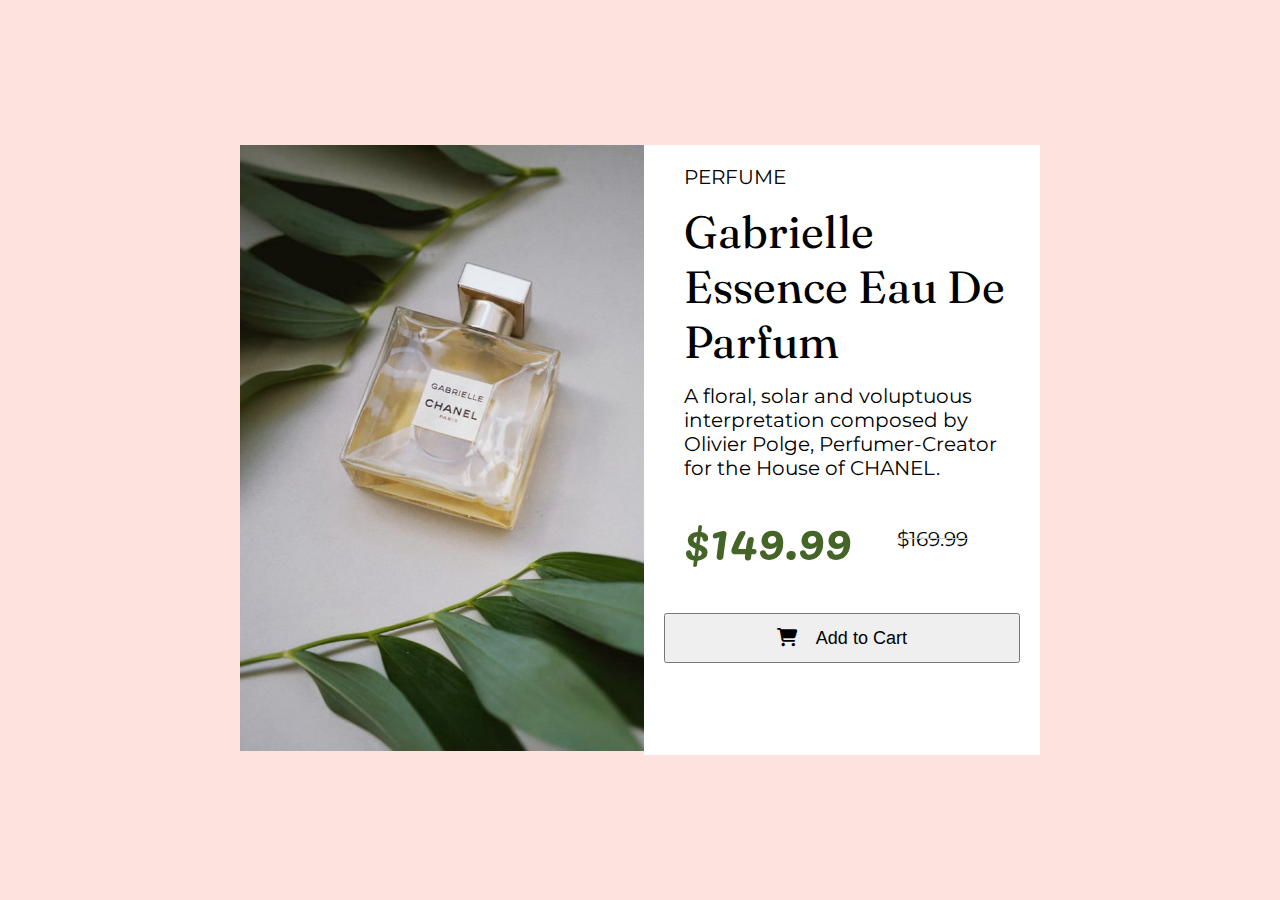
<file: index.html>
<!DOCTYPE html>
<html lang="es">
<head>
    <meta charset="UTF-8">
    <meta name="viewport" content="width=device-width, initial-scale=1.0, maximum-scale=1.0, user-scalable=no">
    <title>Componente de tarjeta de vista previa de producto</title>
    <link href="https://cdn.jsdelivr.net/npm/bootstrap@5.3.2/dist/css/bootstrap.min.css" rel="stylesheet" integrity="sha384-T3c6CoIi6uLrA9TneNEoa7RxnatzjcDSCmG1MXxSR1GAsXEV/Dwwykc2MPK8M2HN" crossorigin="anonymous">
    <link rel="stylesheet" type="text/css" href="styles.css">
    <link rel="preconnect" href="https://fonts.googleapis.com" />
    <link rel="preconnect" href="https://fonts.gstatic.com" crossorigin />
    <link
        href="https://fonts.googleapis.com/css2?family=Fraunces:opsz,wght@9..144,700&family=Lobster&family=Roboto:wght@100&display=swap"
        rel="stylesheet" />
    <link rel="preconnect" href="https://fonts.googleapis.com" />
    <link rel="preconnect" href="https://fonts.gstatic.com" crossorigin />
    <link
        href="https://fonts.googleapis.com/css2?family=Fraunces:opsz,wght@9..144,700&family=Lobster&family=Montserrat:wght@100&family=Roboto:wght@100&display=swap"
        rel="stylesheet" />
    <link rel="preconnect" href="https://fonts.googleapis.com">
    <link rel="preconnect" href="https://fonts.gstatic.com" crossorigin>
    <link href="https://fonts.googleapis.com/css2?family=Pacifico&display=swap" rel="stylesheet">
    <link rel="stylesheet" href="https://cdnjs.cloudflare.com/ajax/libs/font-awesome/6.1.0/css/all.min.css">
</head>

<body>
    <div class="background">
        <div class="container">
            <div class="image">
                <img src="./Imagenes/image-product-desktop.jpg" alt="Imagen del producto">
            </div>
            <div class="content">
                <p class="monserrat">PERFUME</p>
                <p class="fraunces">Gabrielle Essence Eau De Parfum</p>
                <p class="monserrat">A floral, solar and voluptuous interpretation composed by Olivier Polge,
                     Perfumer-Creator for the House of CHANEL.
                </p>
                <div class="prices">
                    <p class="pacifico">$149.99</p>
                    <p class="monserrat1">$169.99</p>
                </div>
                <button type="button" class="btn btn-success btn-lg">
                    <i class="fas fa-shopping-cart"></i> Add to Cart
                </button>
            </div>
        </div>
    </div>
</body>
</html>
</file>
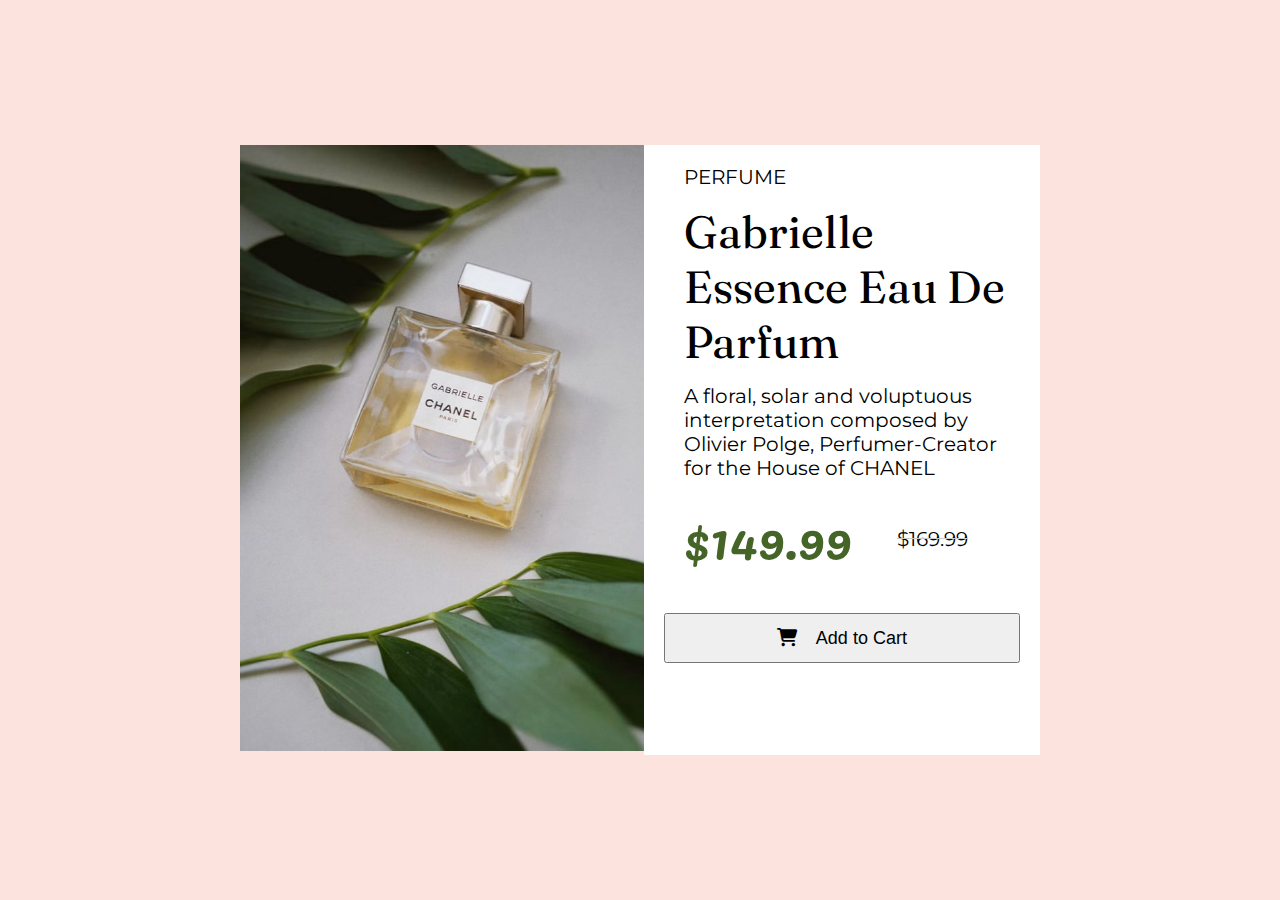
<file: main.html>
<!DOCTYPE html>
<html lang="es">
<head>
    <meta charset="UTF-8">
    <meta name="viewport" content="width=device-width, initial-scale=1.0, maximum-scale=1.0, user-scalable=no">
    <title>Componente de tarjeta de vista previa de producto</title>
    <link href="https://cdn.jsdelivr.net/npm/bootstrap@5.3.2/dist/css/bootstrap.min.css" rel="stylesheet" integrity="sha384-T3c6CoIi6uLrA9TneNEoa7RxnatzjcDSCmG1MXxSR1GAsXEV/Dwwykc2MPK8M2HN" crossorigin="anonymous">
    <link rel="stylesheet" type="text/css" href="styles.css">
    <link rel="preconnect" href="https://fonts.googleapis.com" />
    <link rel="preconnect" href="https://fonts.gstatic.com" crossorigin />
    <link
        href="https://fonts.googleapis.com/css2?family=Fraunces:opsz,wght@9..144,700&family=Lobster&family=Roboto:wght@100&display=swap"
        rel="stylesheet" />
    <link rel="preconnect" href="https://fonts.googleapis.com" />
    <link rel="preconnect" href="https://fonts.gstatic.com" crossorigin />
    <link
        href="https://fonts.googleapis.com/css2?family=Fraunces:opsz,wght@9..144,700&family=Lobster&family=Montserrat:wght@100&family=Roboto:wght@100&display=swap"
        rel="stylesheet" />
    <link rel="preconnect" href="https://fonts.googleapis.com">
    <link rel="preconnect" href="https://fonts.gstatic.com" crossorigin>
    <link href="https://fonts.googleapis.com/css2?family=Pacifico&display=swap" rel="stylesheet">
    <link rel="stylesheet" href="https://cdnjs.cloudflare.com/ajax/libs/font-awesome/6.1.0/css/all.min.css">
</head>

<body>
    <div class="background">
        <div class="container">
            <div class="image">
                <img src="/Imagenes/image-product-desktop.jpg" alt="Imagen del producto">
            </div>
            <div class="content">
                <p class="monserrat">PERFUME</p>
                <p class="fraunces">Gabrielle Essence Eau De Parfum</p>
                <p class="monserrat">A floral, solar and voluptuous interpretation composed by Olivier Polge,
                     Perfumer-Creator for the House of CHANEL
                </p>
                <div class="prices">
                    <p class="pacifico">$149.99</p>
                    <p class="monserrat1">$169.99</p>
                </div>
                <button type="button" class="btn btn-success btn-lg">
                    <i class="fas fa-shopping-cart"></i> Add to Cart
                </button>
            </div>
        </div>
    </div>
</body>
</html>
</file>
<file: styles.css>
*{
    box-sizing: border-box;
}

body, html {
    height: 100%;
    margin: 0;
    padding: 0;
}

.background {
    min-height: 100vh;
    display: flex;
    justify-content: center;
    align-items: center;
    background-color: #FDE3DD;
}

.container {
    max-width: 800px;
    width: 100%; 
    box-sizing: border-box;
    display: flex;
}

.image {
    flex: 1.7;
    overflow: hidden;
}

.image img {
    width: 100%;
    max-height: 100%; 
    object-fit: cover;
}

.content {
    flex: 1.5;
    background-color: white;
    padding: 20px;
    box-sizing: border-box;
    display: flex;
    flex-direction: column;
}

.monserrat, .fraunces, .monserrat1, .pacifico {
    margin: 0;  
}

.monserrat {
    font-family: 'Montserrat', sans-serif;
    font-size: 20px;
    padding-left: 20px;
    margin-bottom: 15px; /* Añade espacio en la parte inferior */
}

.fraunces {
    font-family: 'Fraunces', sans-serif;
    font-size: 45px;
    padding-left: 20px;
    margin-bottom: 15px; 
}

.monserrat1 {
    font-family: 'Montserrat', sans-serif;
    font-size: 20px;
    margin-left: 45px;  
    margin-bottom: 15px;
    position: relative; 
}

.monserrat1::after {
    content: ""; 
    position: absolute;
    bottom: 50%;
    left: 0;
    right: 0;
    border-bottom: 1px solid #C9C9C8; 
}

.pacifico {
    font-family: 'Pacifico', cursive;
    font-size: 50px;
    padding-left: 20px;
    color: #456427; 
    margin-bottom: 15px; 
}

.prices {
    display: flex;  
    align-items: center;  
    margin-bottom: 15px; 
}

.btn {
    width: 100%;
    height: 50px; 
    font-size: 18px; 
}

.btn i {
    margin-right: 15px; 
}

@media (max-width: 780px) {
    .container {
        flex-direction: column; 
    }

    .image, .content {
        flex: auto; 
    }

    .image img {
        max-height: 50vh;
    }
}
</file>
